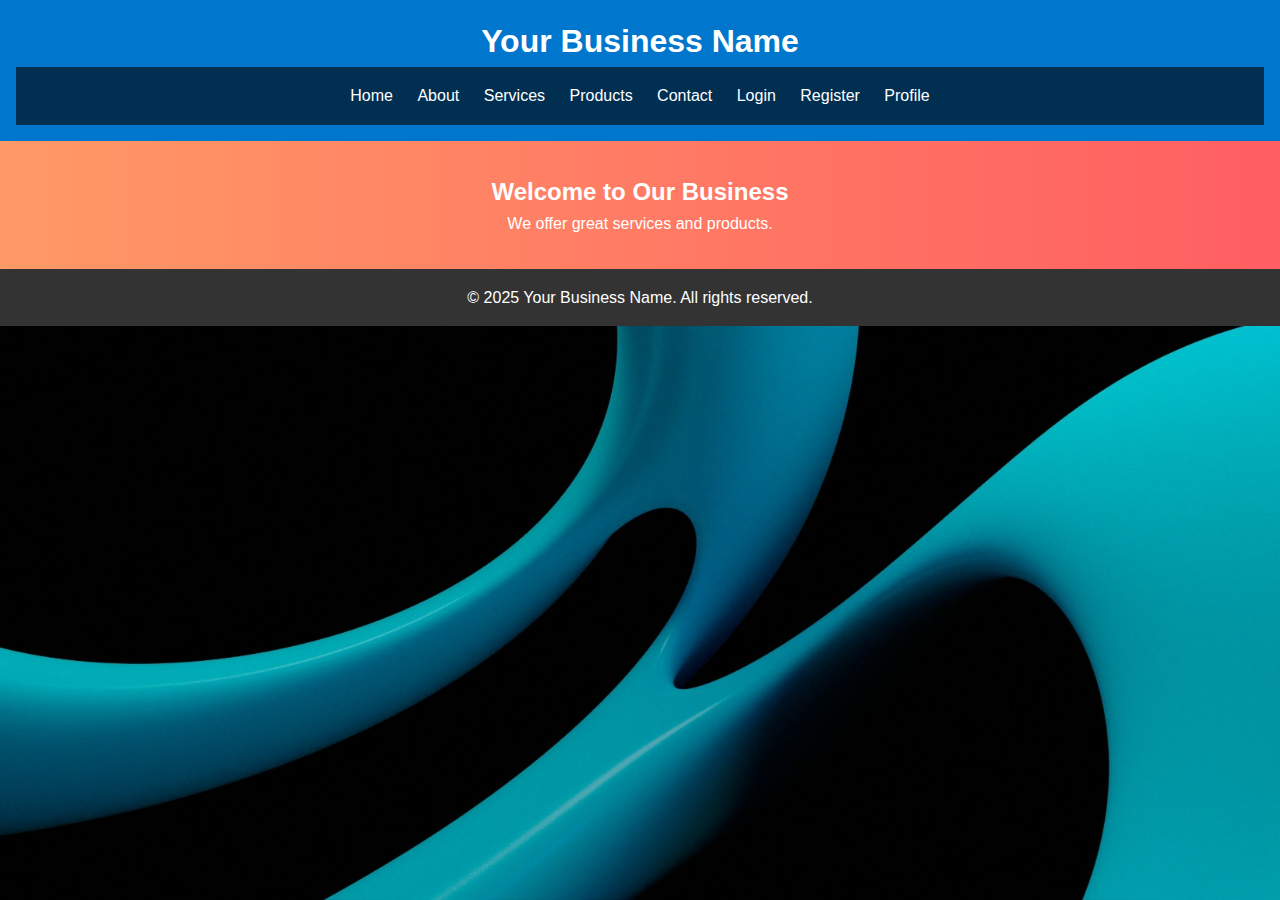
<file: index.html>
<!DOCTYPE html>
<html lang="en">
<head>
  <meta charset="UTF-8">
  <meta name="viewport" content="width=device-width, initial-scale=1">
  <title>Business Home</title>
  <link rel="stylesheet" href="css/style.css">
</head>
<body>
  <header>
    <h1>Your Business Name</h1>
    <nav style="background: rgba(0, 0, 0, 0.6); padding: 1rem;">
      <a href="index.html">Home</a>
      <a href="about.html">About</a>
      <a href="services.html">Services</a>
      <a href="products.html">Products</a>
      <a href="contact.html">Contact</a>
      <a href="login.html">Login</a>
      <a href="register.html">Register</a>
      <a href="profile.html">Profile</a>
</nav>
  </header>

  <main>
    <section class="hero">
      <h2>Welcome to Our Business</h2>
      <p>We offer great services and products.</p>
    </section>
  </main>

  <footer>
    <p>&copy; 2025 Your Business Name. All rights reserved.</p>
  </footer>

  <script src="js/main.js"></script>
</body>
</html>
</file>
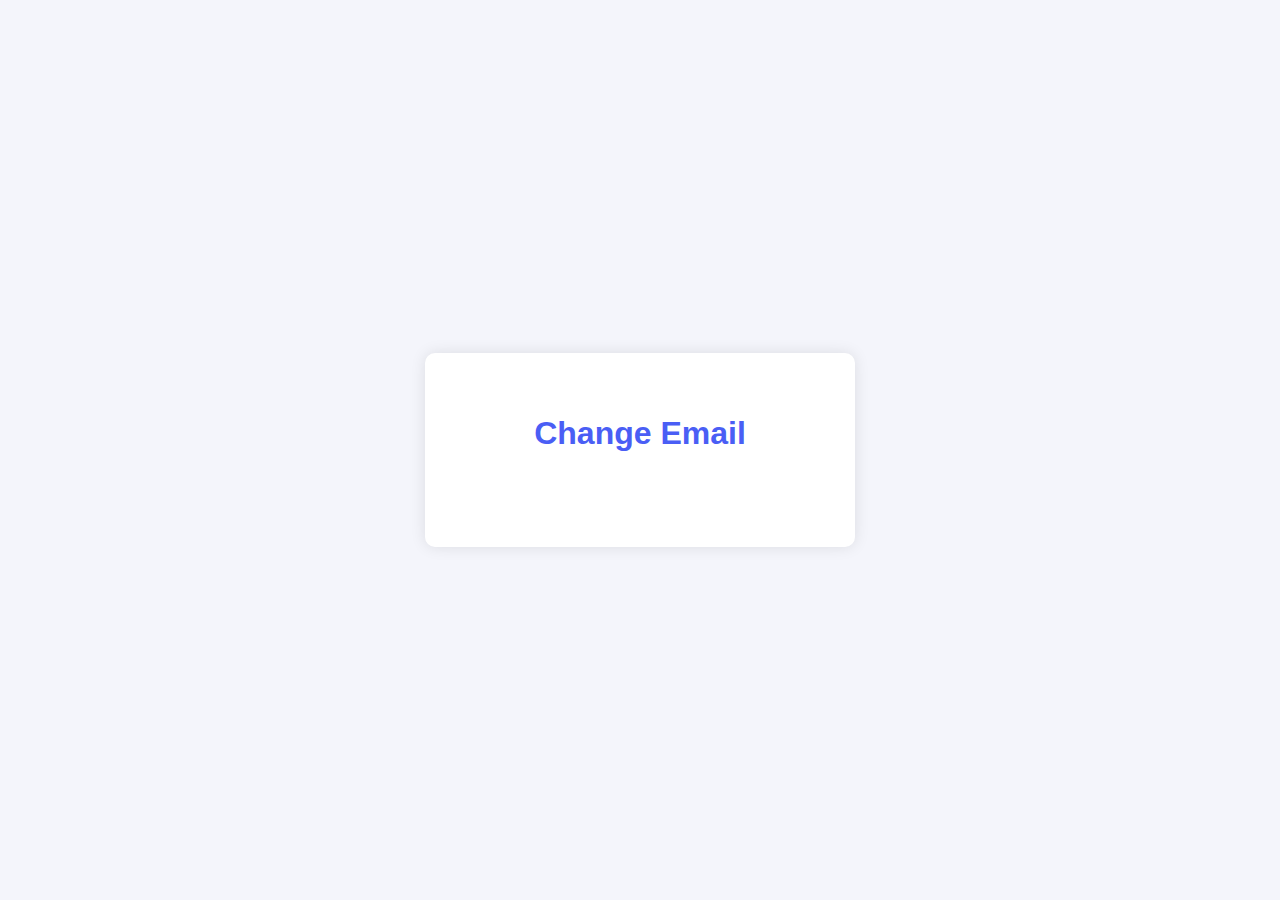
<file: change-email.html>
<!DOCTYPE html>
<html lang="en">
<head>
  <meta charset="UTF-8" />
  <meta name="viewport" content="width=device-width, initial-scale=1.0"/>
  <title>Change Email</title>
  <link rel="stylesheet" href="style.css" />
  <style>
    body {
      font-family: 'Segoe UI', Tahoma, Geneva, Verdana, sans-serif;
      background: #f4f5fb;
      display: flex;
      justify-content: center;
      align-items: center;
      height: 100vh;
    }
    .card {
      background: white;
      padding: 40px;
      border-radius: 10px;
      box-shadow: 0 0 15px rgba(0,0,0,0.1);
      text-align: center;
    }
    h1 {
      color: #4a5ef5;
    }
  </style>
</head>
<body>
  <div class="card">
    <h1>Change Email</h1>
    <p>This is the Change Email page of the user profile.</p>
  </div>
</body>
</html>
</file>
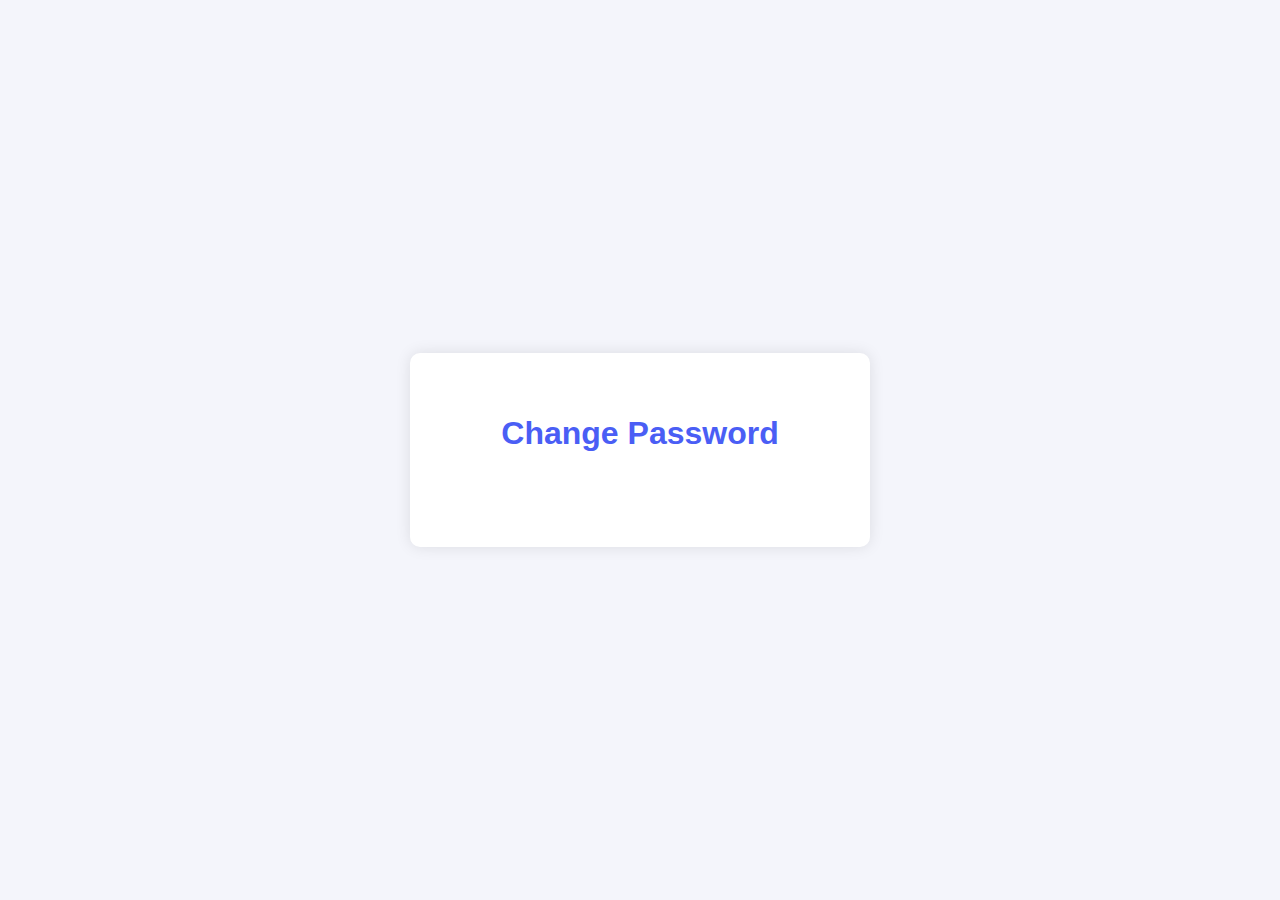
<file: change-password.html>
<!DOCTYPE html>
<html lang="en">
<head>
  <meta charset="UTF-8" />
  <meta name="viewport" content="width=device-width, initial-scale=1.0"/>
  <title>Change Password</title>
  <link rel="stylesheet" href="style.css" />
  <style>
    body {
      font-family: 'Segoe UI', Tahoma, Geneva, Verdana, sans-serif;
      background: #f4f5fb;
      display: flex;
      justify-content: center;
      align-items: center;
      height: 100vh;
    }
    .card {
      background: white;
      padding: 40px;
      border-radius: 10px;
      box-shadow: 0 0 15px rgba(0,0,0,0.1);
      text-align: center;
    }
    h1 {
      color: #4a5ef5;
    }
  </style>
</head>
<body>
  <div class="card">
    <h1>Change Password</h1>
    <p>This is the Change Password page of the user profile.</p>
  </div>
</body>
</html>
</file>
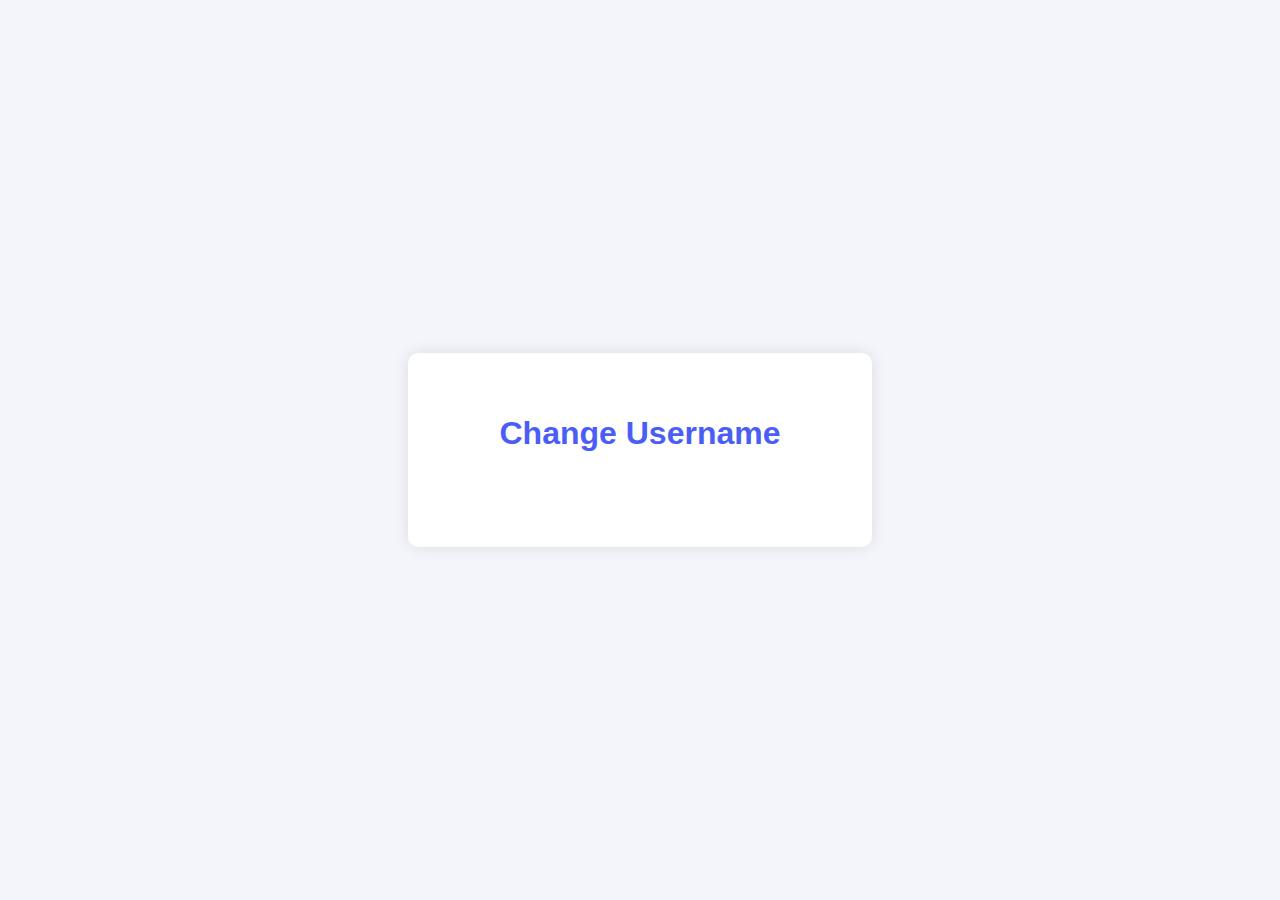
<file: change-username.html>
<!DOCTYPE html>
<html lang="en">
<head>
  <meta charset="UTF-8" />
  <meta name="viewport" content="width=device-width, initial-scale=1.0"/>
  <title>Change Username</title>
  <link rel="stylesheet" href="style.css" />
  <style>
    body {
      font-family: 'Segoe UI', Tahoma, Geneva, Verdana, sans-serif;
      background: #f4f5fb;
      display: flex;
      justify-content: center;
      align-items: center;
      height: 100vh;
    }
    .card {
      background: white;
      padding: 40px;
      border-radius: 10px;
      box-shadow: 0 0 15px rgba(0,0,0,0.1);
      text-align: center;
    }
    h1 {
      color: #4a5ef5;
    }
  </style>
</head>
<body>
  <div class="card">
    <h1>Change Username</h1>
    <p>This is the Change Username page of the user profile.</p>
  </div>
</body>
</html>
</file>
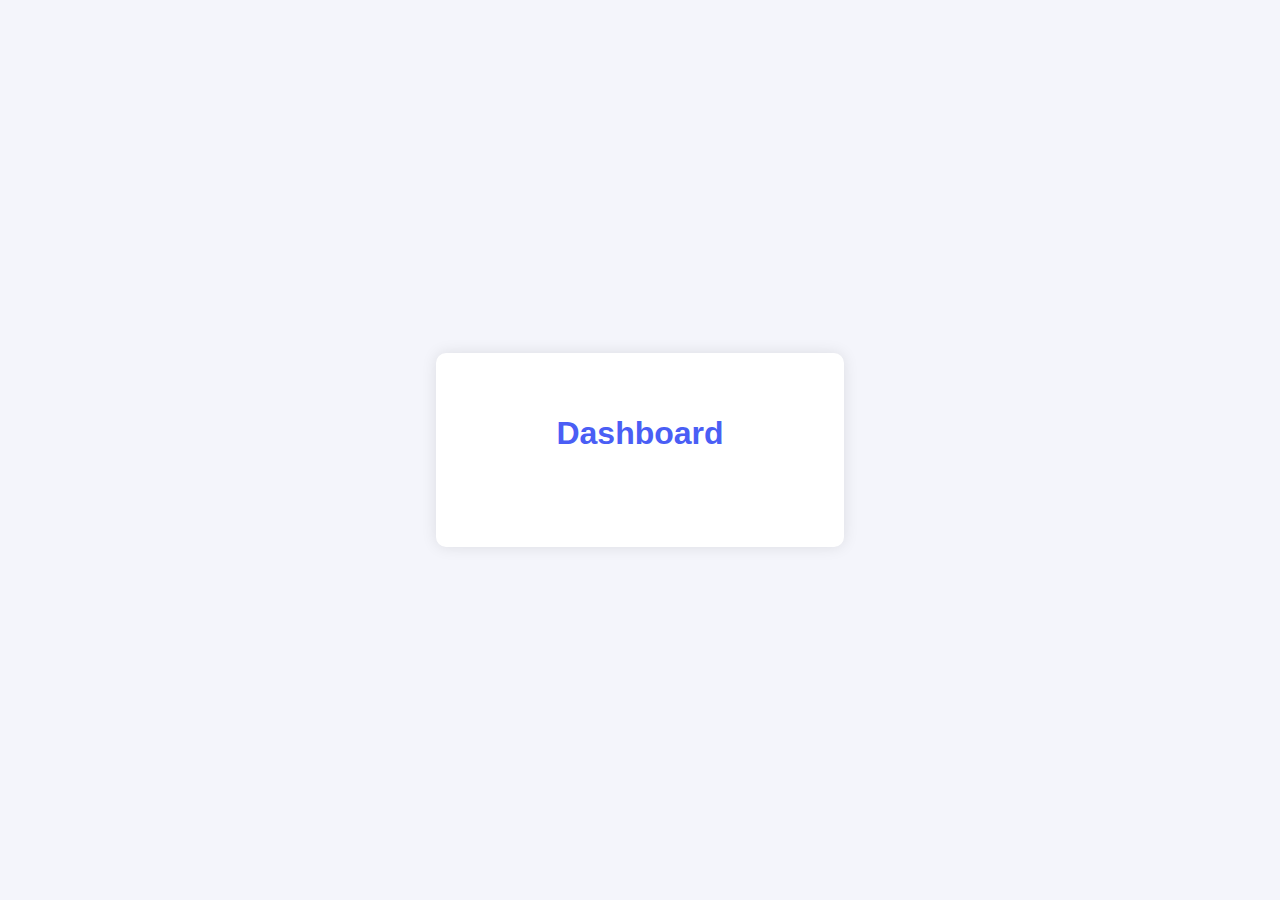
<file: dashboard.html>
<!DOCTYPE html>
<html lang="en">
<head>
  <meta charset="UTF-8" />
  <meta name="viewport" content="width=device-width, initial-scale=1.0"/>
  <title>Dashboard</title>
  <link rel="stylesheet" href="style.css" />
  <style>
    body {
      font-family: 'Segoe UI', Tahoma, Geneva, Verdana, sans-serif;
      background: #f4f5fb;
      display: flex;
      justify-content: center;
      align-items: center;
      height: 100vh;
    }
    .card {
      background: white;
      padding: 40px;
      border-radius: 10px;
      box-shadow: 0 0 15px rgba(0,0,0,0.1);
      text-align: center;
    }
    h1 {
      color: #4a5ef5;
    }
  </style>
</head>
<body>
  <div class="card">
    <h1>Dashboard</h1>
    <p>This is the Dashboard page of the user profile.</p>
  </div>
</body>
</html>
</file>
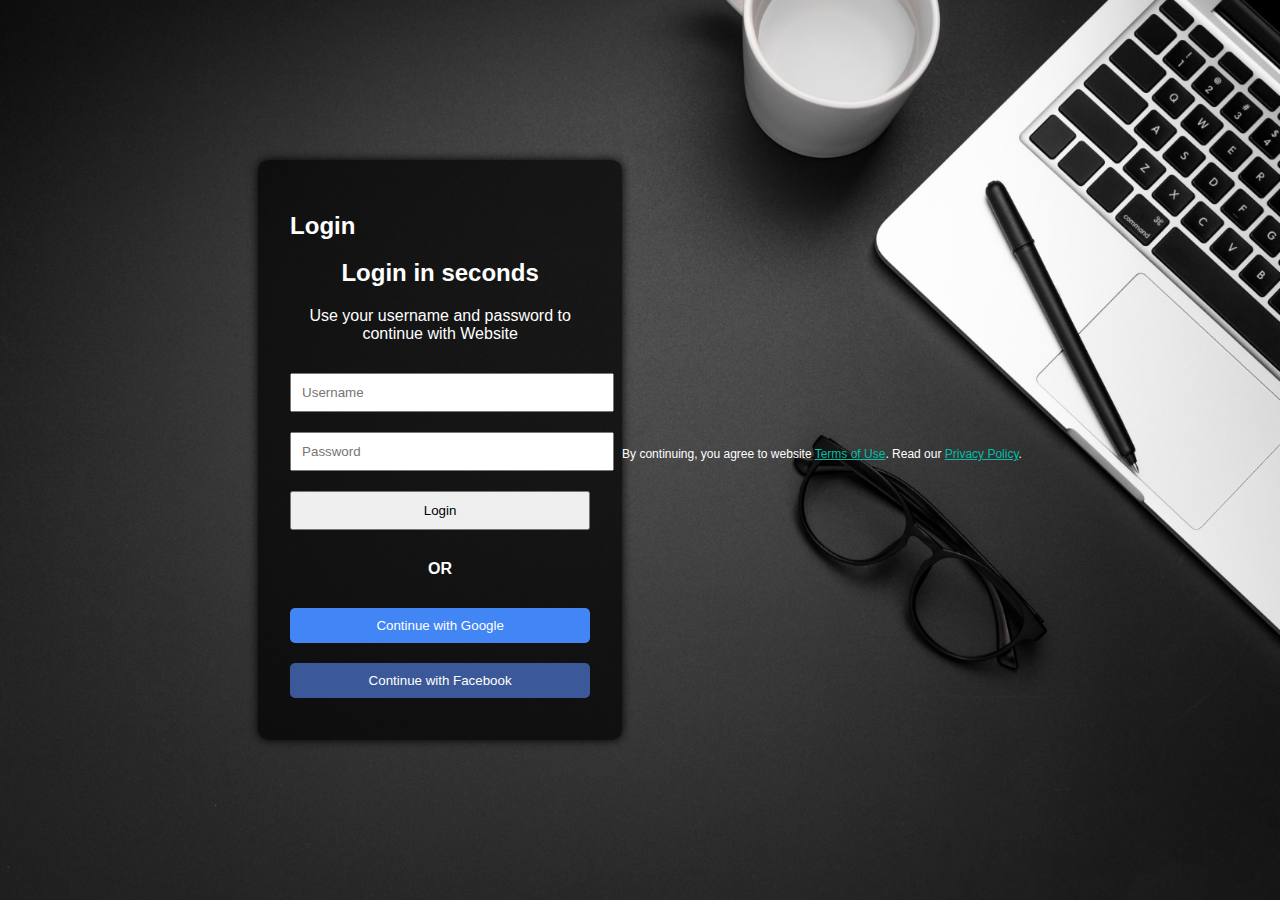
<file: login.html>
<!DOCTYPE html>
<html lang="en">
<head>
  <meta charset="UTF-8" />
  <title>Login</title>
  <style>
    body {
      margin: 0;
      font-family: Arial, sans-serif;
      background: url('images/form-background.jpg') no-repeat center center fixed;
      background-size: cover;
      display: flex;
      justify-content: center;
      align-items: center;
      height: 100vh;
      color: #fff;
    }
    .form-container {
      background-color: rgba(0, 0, 0, 0.7);
      padding: 2rem;
      border-radius: 10px;
      box-shadow: 0 0 10px #000;
      width: 300px;
    }
    input, button {
      width: 100%;
      padding: 10px;
      margin: 10px 0;
    }
  </style>
</head>
<body>
  <div class="form-container">
    <h2>Login</h2>
    
  <div style="text-align: center; margin-bottom: 20px;">
    <h2>Login in seconds</h2>
    <p>Use your username and password to continue with Website</p>
  </div>
<form>
      <input type="text" placeholder="Username" required />
      <input type="password" placeholder="Password" required />
      <button type="submit">Login</button>
    </form>
    <div style="text-align:center; margin: 20px 0; font-weight:bold;">OR</div>

    <div style="margin-top: 20px;">
      <button style="width:100%; padding:10px; margin-bottom:10px; background-color:#4285F4; color:white; border:none; border-radius:5px;">
        Continue with Google
      </button>
      <button style="width:100%; padding:10px; background-color:#3b5998; color:white; border:none; border-radius:5px;">
        Continue with Facebook
      </button>
    </div>

  </div>

  <p style="text-align: center; font-size: 12px; margin-top: 20px;">
    By continuing, you agree to website <a href="#" style="color: #00bfa5;">Terms of Use</a>. 
    Read our <a href="#" style="color: #00bfa5;">Privacy Policy</a>.
  </p>

</body>
</html>
</file>
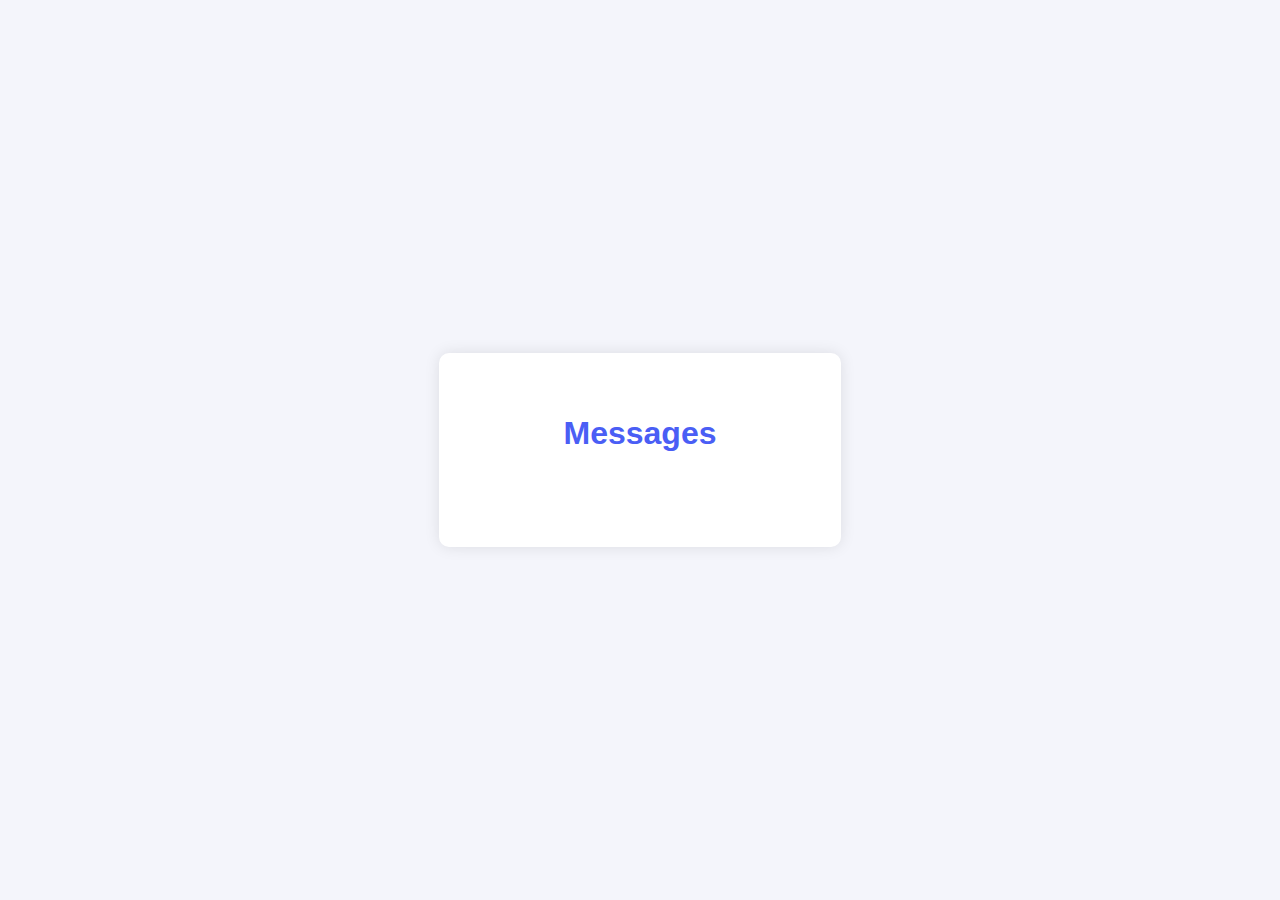
<file: messages.html>
<!DOCTYPE html>
<html lang="en">
<head>
  <meta charset="UTF-8" />
  <meta name="viewport" content="width=device-width, initial-scale=1.0"/>
  <title>Messages</title>
  <link rel="stylesheet" href="style.css" />
  <style>
    body {
      font-family: 'Segoe UI', Tahoma, Geneva, Verdana, sans-serif;
      background: #f4f5fb;
      display: flex;
      justify-content: center;
      align-items: center;
      height: 100vh;
    }
    .card {
      background: white;
      padding: 40px;
      border-radius: 10px;
      box-shadow: 0 0 15px rgba(0,0,0,0.1);
      text-align: center;
    }
    h1 {
      color: #4a5ef5;
    }
  </style>
</head>
<body>
  <div class="card">
    <h1>Messages</h1>
    <p>This is the Messages page of the user profile.</p>
  </div>
</body>
</html>
</file>
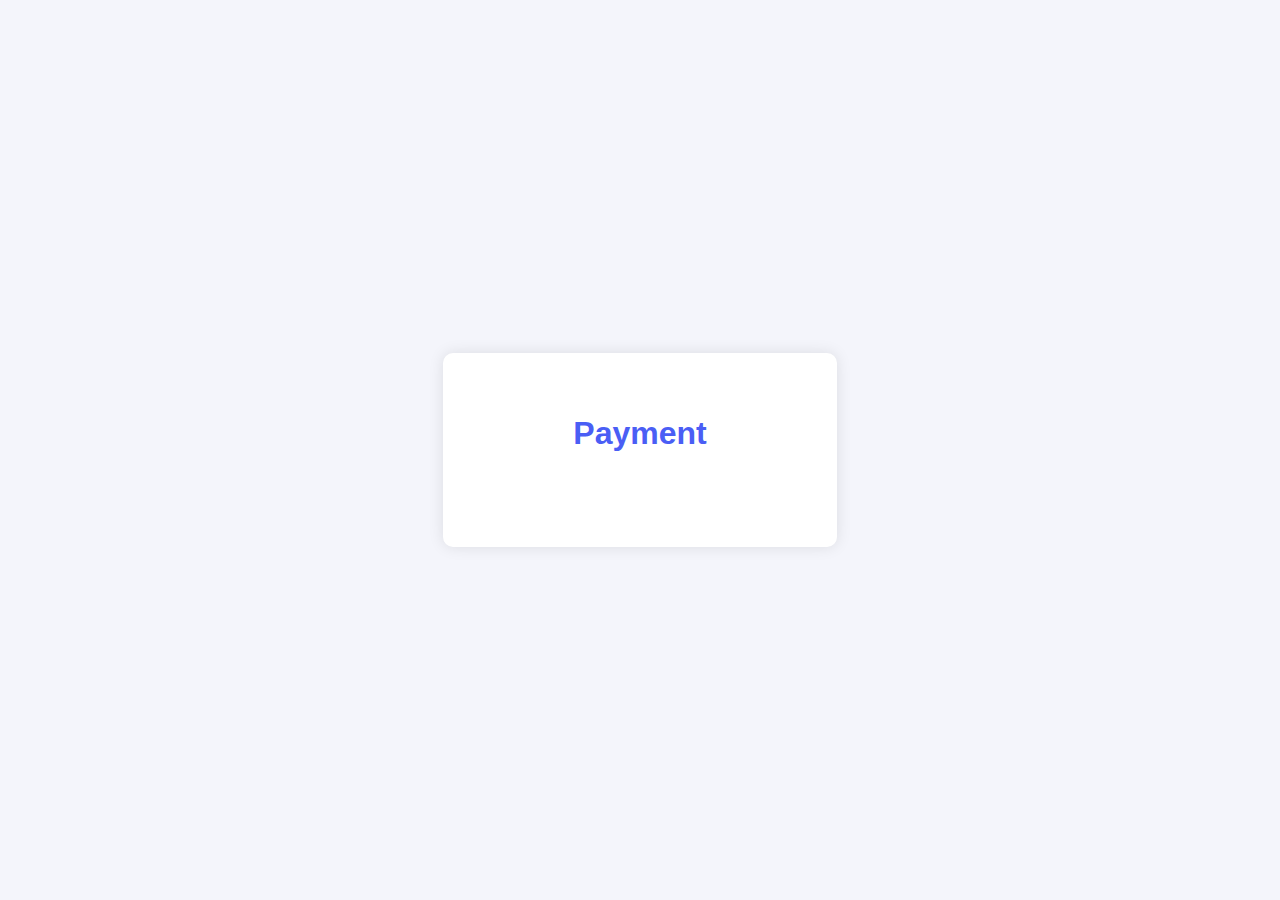
<file: payment.html>
<!DOCTYPE html>
<html lang="en">
<head>
  <meta charset="UTF-8" />
  <meta name="viewport" content="width=device-width, initial-scale=1.0"/>
  <title>Payment</title>
  <link rel="stylesheet" href="style.css" />
  <style>
    body {
      font-family: 'Segoe UI', Tahoma, Geneva, Verdana, sans-serif;
      background: #f4f5fb;
      display: flex;
      justify-content: center;
      align-items: center;
      height: 100vh;
    }
    .card {
      background: white;
      padding: 40px;
      border-radius: 10px;
      box-shadow: 0 0 15px rgba(0,0,0,0.1);
      text-align: center;
    }
    h1 {
      color: #4a5ef5;
    }
  </style>
</head>
<body>
  <div class="card">
    <h1>Payment</h1>
    <p>This is the Payment page of the user profile.</p>
  </div>
</body>
</html>
</file>
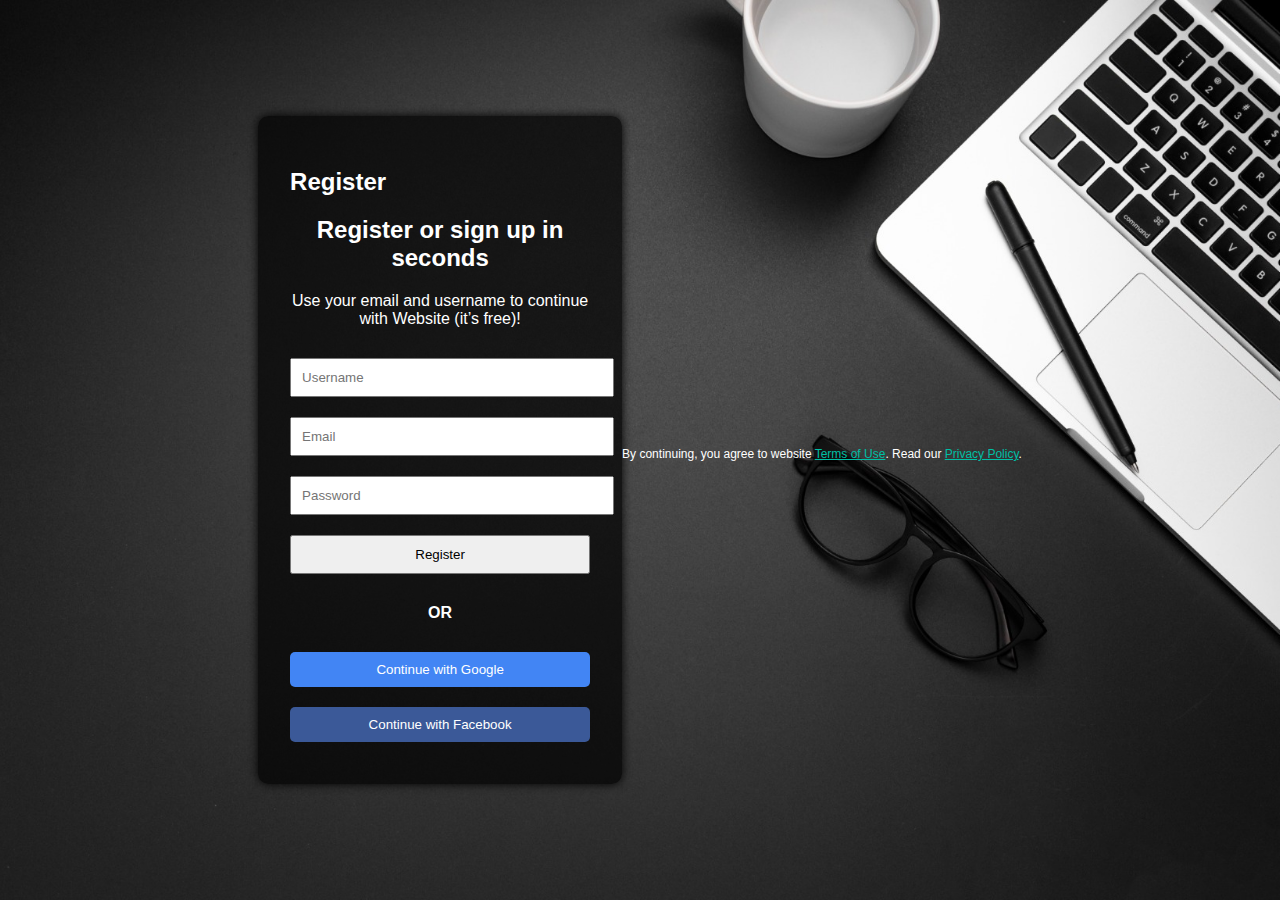
<file: register.html>
<!DOCTYPE html>
<html lang="en">
<head>
  <meta charset="UTF-8" />
  <title>Register</title>
  <style>
    body {
      margin: 0;
      font-family: Arial, sans-serif;
      background: url('images/form-background.jpg') no-repeat center center fixed;
      background-size: cover;
      display: flex;
      justify-content: center;
      align-items: center;
      height: 100vh;
      color: #fff;
    }
    .form-container {
      background-color: rgba(0, 0, 0, 0.7);
      padding: 2rem;
      border-radius: 10px;
      box-shadow: 0 0 10px #000;
      width: 300px;
    }
    input, button {
      width: 100%;
      padding: 10px;
      margin: 10px 0;
    }
  </style>
</head>
<body>
  <div class="form-container">
    <h2>Register</h2>
    
  <div style="text-align: center; margin-bottom: 20px;">
    <h2>Register or sign up in seconds</h2>
    <p>Use your email and username to continue with Website (it’s free)!</p>
  </div>
<form>
      <input type="text" placeholder="Username" required />
      <input type="email" placeholder="Email" required />
      <input type="password" placeholder="Password" required />
      <button type="submit" id="submit-btn">Register</button>
    </form>
    <div style="text-align:center; margin: 20px 0; font-weight:bold;">OR</div>

    <div style="margin-top: 20px;">
      <button style="width:100%; padding:10px; margin-bottom:10px; background-color:#4285F4; color:white; border:none; border-radius:5px;">
        Continue with Google
      </button>
      <button style="width:100%; padding:10px; background-color:#3b5998; color:white; border:none; border-radius:5px;">
        Continue with Facebook
      </button>
    </div>

  </div>

  <p style="text-align: center; font-size: 12px; margin-top: 20px;">
    By continuing, you agree to website <a href="#" style="color: #00bfa5;">Terms of Use</a>. 
    Read our <a href="#" style="color: #00bfa5;">Privacy Policy</a>.
  </p>




</body>
</html>
</file>
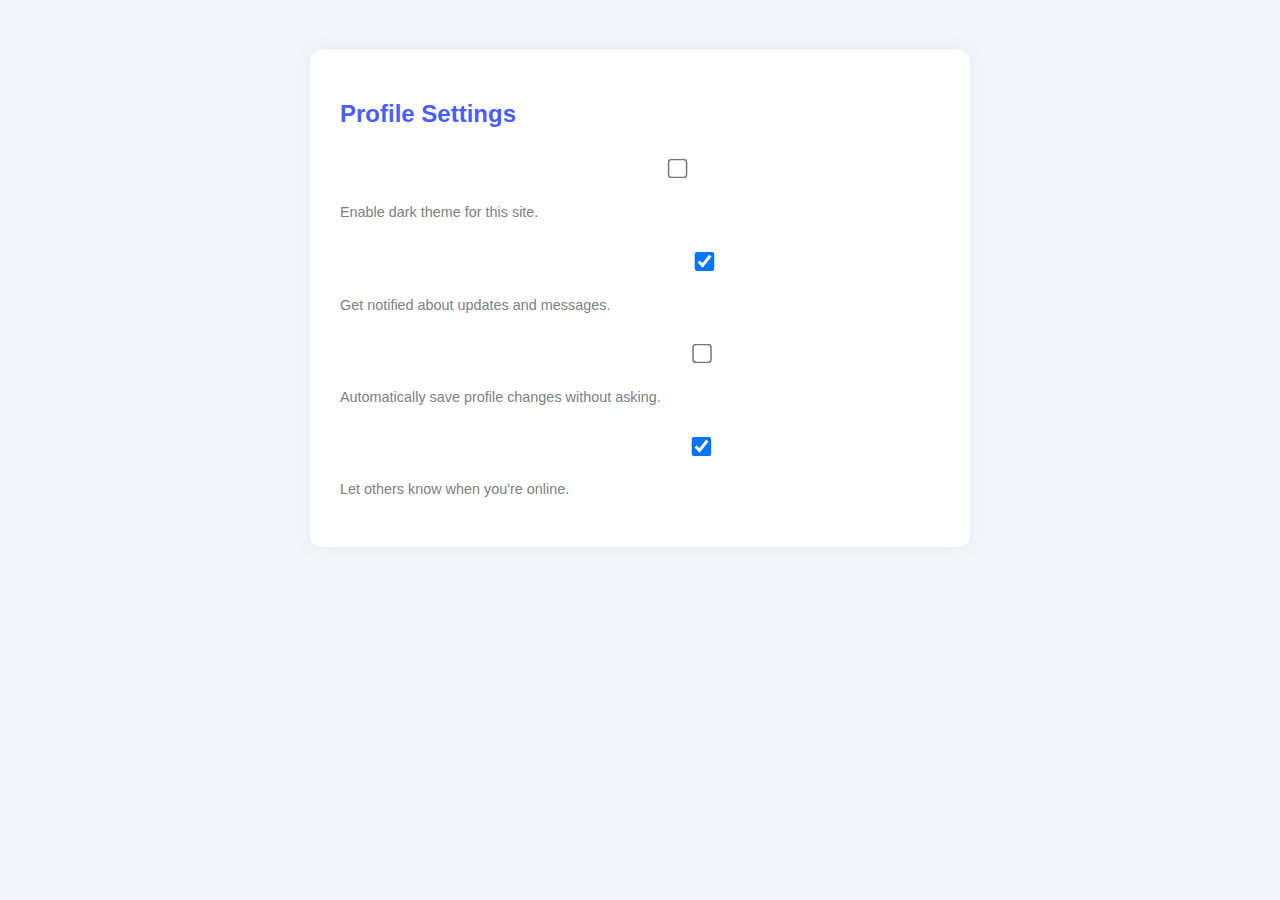
<file: settings.html>
<!DOCTYPE html>
<html lang="en">
<head>
  <meta charset="UTF-8" />
  <meta name="viewport" content="width=device-width, initial-scale=1.0"/>
  <title>Settings</title>
  <link rel="stylesheet" href="style.css" />
  <style>
    body {
      font-family: 'Segoe UI', sans-serif;
      background-color: #f4f5fb;
      padding: 50px;
    }
    .settings-container {
      max-width: 600px;
      margin: auto;
      background: white;
      padding: 30px;
      border-radius: 12px;
      box-shadow: 0 0 20px rgba(0,0,0,0.05);
    }
    h2 {
      color: #4a5ef5;
    }
    .setting-item {
      margin: 20px 0;
    }
    label {
      display: flex;
      justify-content: space-between;
      align-items: center;
      font-size: 1.1em;
    }
    input[type="checkbox"] {
      transform: scale(1.5);
    }
    .note {
      font-size: 0.9em;
      color: gray;
    }
  </style>
</head>
<body>
  <div class="settings-container">
    <h2>Profile Settings</h2>

    <div class="setting-item">
      <label>
        Dark Mode
        <input type="checkbox" />
      </label>
      <p class="note">Enable dark theme for this site.</p>
    </div>

    <div class="setting-item">
      <label>
        Receive Notifications
        <input type="checkbox" checked />
      </label>
      <p class="note">Get notified about updates and messages.</p>
    </div>

    <div class="setting-item">
      <label>
        Auto Save Changes
        <input type="checkbox" />
      </label>
      <p class="note">Automatically save profile changes without asking.</p>
    </div>

    <div class="setting-item">
      <label>
        Show Online Status
        <input type="checkbox" checked />
      </label>
      <p class="note">Let others know when you're online.</p>
    </div>
  </div>
</body>
</html>
</file>
<file: css/style.css>
* {
  margin: 0;
  padding: 0;
  box-sizing: border-box;
}


body {
  font-family: Arial, sans-serif;
  background: url('../images/background.jpg') no-repeat center center fixed;
  background-size: cover;
  color: #fff;
  line-height: 1.6;
  min-height: 100vh;
}


header {
  background: #0077cc;
  color: #fff;
  padding: 1rem;
  text-align: center;
}
nav a {
  color: #fff;
  margin: 0 10px;
  text-decoration: none;
}
nav a:hover {
  text-decoration: underline;
}
.hero {
  padding: 2rem;
  text-align: center;
  background: linear-gradient(to right, #ff9966, #ff5e62);
  color: white;
}
footer {
  background: #333;
  color: #fff;
  text-align: center;
  padding: 1rem;
}
</file>
<file: style.css>
body {
  margin: 0;
  padding: 0;
  font-family: 'Poppins', sans-serif;
  background: #f4f5fb;
  color: white;
}

header {
  background: rgba(0, 0, 0, 0.8);
  padding: 20px 40px;
  
}

header h1 {
  color: #333333;
  
  font-size: 2em;
}

nav a {
  color: white;
  text-decoration: none;
  padding: 10px 20px;
  font-weight: bold;
  transition: 0.3s;
}

nav a:hover {
  background-color: #333333;
  color: black;
  border-radius: 20px;
  
}

.container, .settings-container, .form-container {
  max-width: 800px;
  margin: 40px auto;
  padding: 30px;
  background: rgba(255, 255, 255, 0.1);
  
  border-radius: 20px;
  
}

input, textarea, select, button {
  width: 100%;
  padding: 12px;
  margin: 10px 0;
  border-radius: 10px;
  border: none;
  background: rgba(255, 255, 255, 0.2);
  color: white;
  font-size: 1em;
}

button {
  background-color: #333333;
  color: black;
  font-weight: bold;
  cursor: pointer;
  transition: 0.3s;
}

button:hover {
  background-color: #ffffff;
  color: #333333;
  
}

h2, h3, h4 {
  color: #333333;
  
}
</file>
